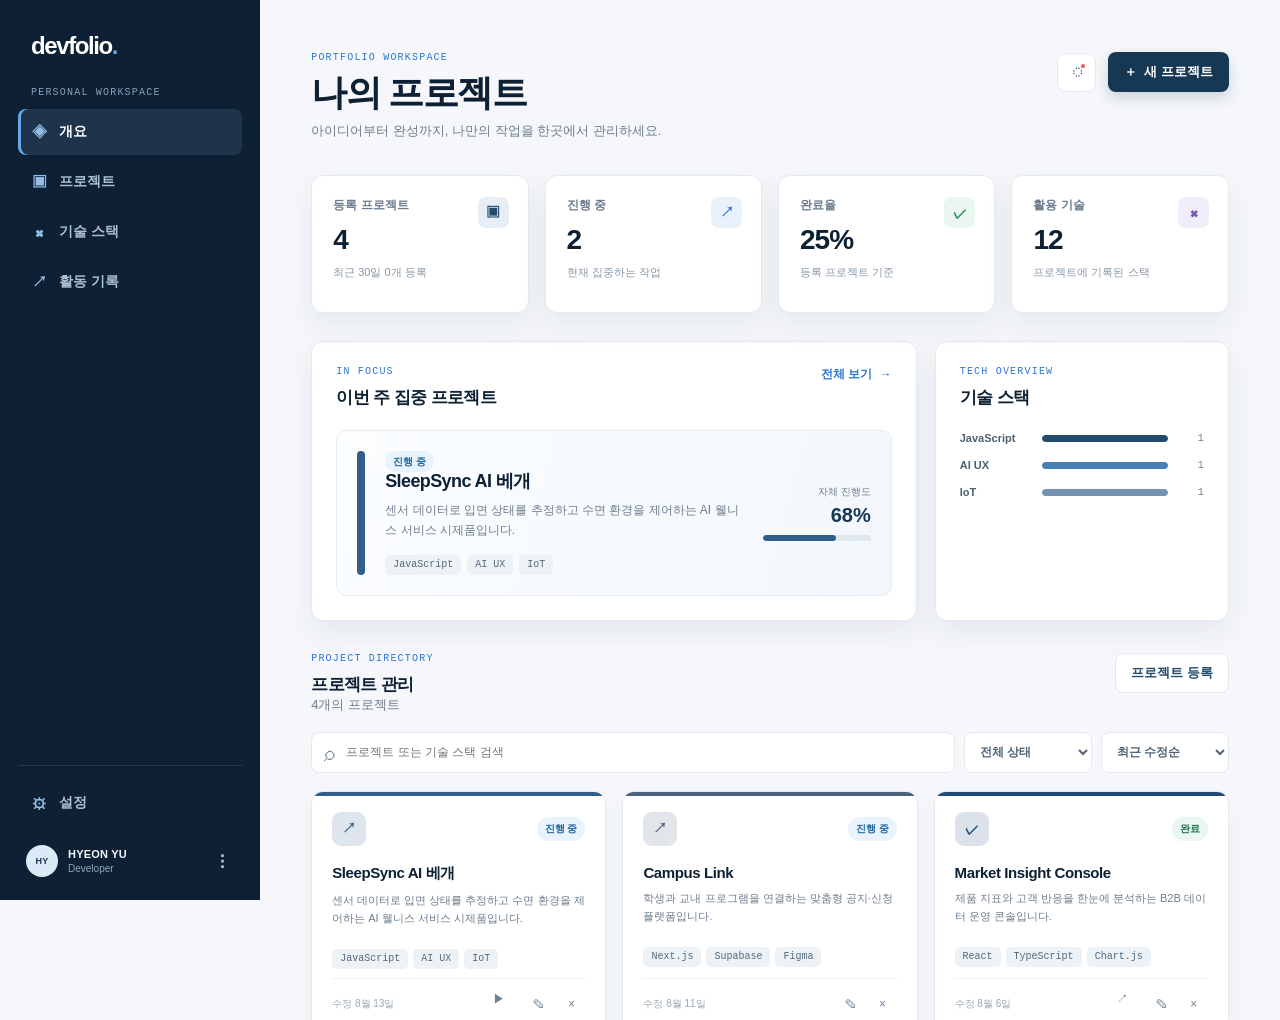
<file: index.html>
<!doctype html>
<html lang="ko">
  <head>
    <meta charset="UTF-8" />
    <meta http-equiv="refresh" content="0; url=portfolio-dashboard/index.html" />
    <meta name="viewport" content="width=device-width, initial-scale=1.0" />
    <title>SleepSync Project</title>
  </head>
  <body>
    <p><a href="portfolio-dashboard/index.html">SleepSync 프로젝트 대시보드 열기</a></p>
  </body>
</html>
</file>
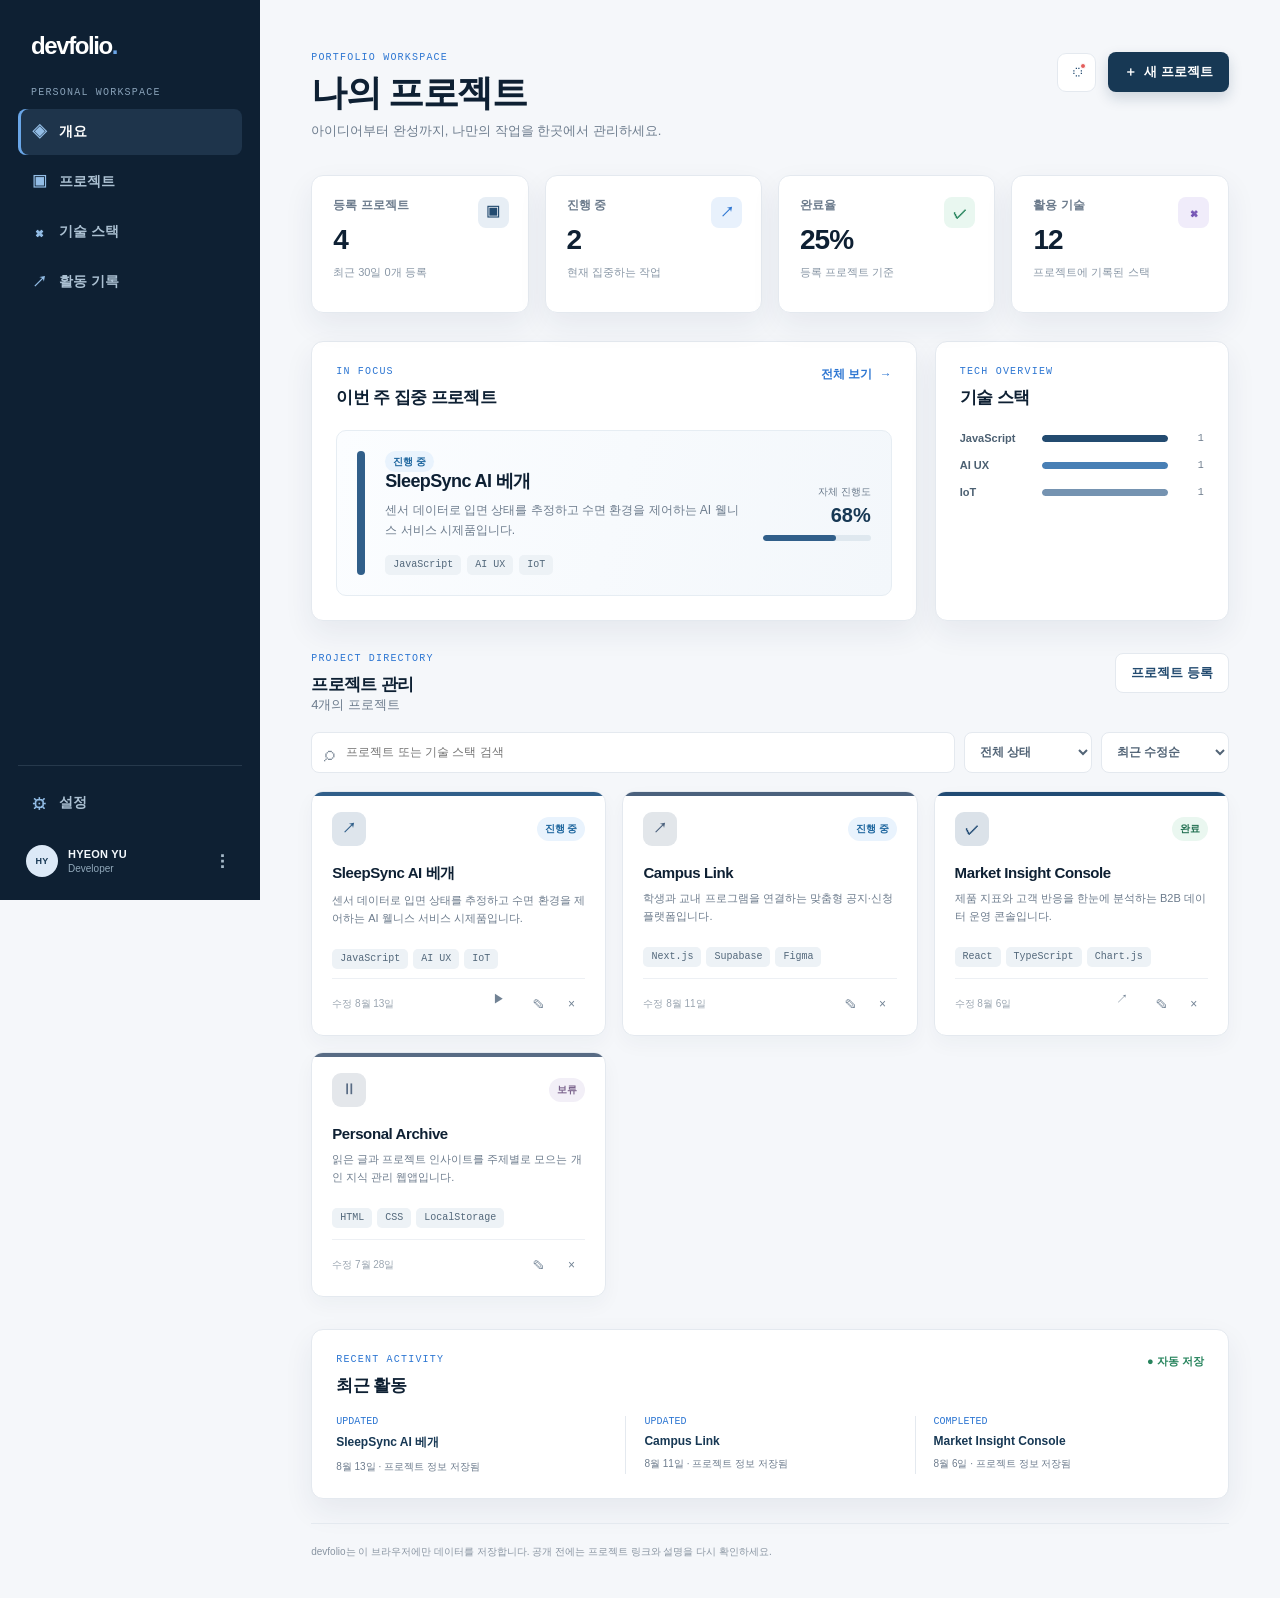
<file: portfolio-dashboard/index.html>
<!doctype html>
<html lang="ko">
  <head>
    <meta charset="UTF-8" />
    <meta name="viewport" content="width=device-width, initial-scale=1.0" />
    <meta name="description" content="개발자 프로젝트를 기록하고 관리하는 개인 포트폴리오 대시보드" />
    <title>devfolio · Portfolio Dashboard</title>
    <link rel="stylesheet" href="styles.css" />
  </head>
  <body>
    <div class="app-shell">
      <aside class="sidebar" aria-label="주 메뉴">
        <a class="brand" href="#overview" aria-label="devfolio 홈">devfolio<span>.</span></a>
        <div class="workspace-label">PERSONAL WORKSPACE</div>
        <nav class="sidebar-nav">
          <a class="nav-link is-active" href="#overview"><span class="nav-icon">◈</span>개요</a>
          <a class="nav-link" href="#projects"><span class="nav-icon">▣</span>프로젝트</a>
          <a class="nav-link" href="#skills"><span class="nav-icon">⌘</span>기술 스택</a>
          <a class="nav-link" href="#activity"><span class="nav-icon">↗</span>활동 기록</a>
        </nav>
        <div class="sidebar-footer">
          <a class="nav-link" href="#settings"><span class="nav-icon">⚙</span>설정</a>
          <div class="profile-mini">
            <span class="avatar avatar-small">HY</span>
            <span><strong>HYEON YU</strong><small>Developer</small></span>
            <button class="icon-button" type="button" aria-label="프로필 메뉴">⋮</button>
          </div>
        </div>
      </aside>

      <main class="main-content">
        <header class="topbar">
          <div>
            <p class="eyebrow">PORTFOLIO WORKSPACE</p>
            <h1>나의 프로젝트</h1>
            <p class="page-description">아이디어부터 완성까지, 나만의 작업을 한곳에서 관리하세요.</p>
          </div>
          <div class="topbar-actions">
            <button class="notification-button" type="button" aria-label="알림"><span>◌</span><i></i></button>
            <button id="open-project-modal" class="button button-primary" type="button"><span>＋</span> 새 프로젝트</button>
          </div>
        </header>

        <section id="overview" class="stats-grid" aria-label="포트폴리오 요약">
          <article class="stat-card"><span class="stat-label">등록 프로젝트</span><strong id="stat-total">0</strong><span class="stat-context" id="stat-total-context">전체 프로젝트</span><span class="stat-icon icon-navy">▣</span></article>
          <article class="stat-card"><span class="stat-label">진행 중</span><strong id="stat-active">0</strong><span class="stat-context">현재 집중하는 작업</span><span class="stat-icon icon-blue">↗</span></article>
          <article class="stat-card"><span class="stat-label">완료율</span><strong id="stat-completed">0%</strong><span class="stat-context">등록 프로젝트 기준</span><span class="stat-icon icon-green">✓</span></article>
          <article class="stat-card"><span class="stat-label">활용 기술</span><strong id="stat-tech">0</strong><span class="stat-context">프로젝트에 기록된 스택</span><span class="stat-icon icon-violet">⌘</span></article>
        </section>

        <section class="dashboard-grid" aria-label="대시보드 상세">
          <article class="surface-card focus-card">
            <div class="section-heading"><div><p class="section-kicker">IN FOCUS</p><h2>이번 주 집중 프로젝트</h2></div><a class="text-link" href="#projects">전체 보기 <span>→</span></a></div>
            <div id="focus-project" class="focus-project"></div>
          </article>
          <article id="skills" class="surface-card skills-card">
            <div class="section-heading"><div><p class="section-kicker">TECH OVERVIEW</p><h2>기술 스택</h2></div></div>
            <div id="skills-list" class="skills-list"></div>
          </article>
        </section>

        <section id="projects" class="project-section">
          <div class="section-heading project-heading"><div><p class="section-kicker">PROJECT DIRECTORY</p><h2>프로젝트 관리</h2><p id="project-count" class="section-description">0개의 프로젝트</p></div><button id="secondary-open-project-modal" class="button button-secondary" type="button">프로젝트 등록</button></div>
          <div class="toolbar" aria-label="프로젝트 검색 및 필터">
            <label class="search-field" for="search-input"><span>⌕</span><input id="search-input" type="search" placeholder="프로젝트 또는 기술 스택 검색" autocomplete="off" /></label>
            <label class="select-field"><span class="sr-only">상태 필터</span><select id="status-filter"><option value="전체">전체 상태</option><option value="진행 중">진행 중</option><option value="완료">완료</option><option value="보류">보류</option></select></label>
            <label class="select-field"><span class="sr-only">정렬</span><select id="sort-select"><option value="updated">최근 수정순</option><option value="created">최근 등록순</option><option value="title">이름순</option></select></label>
          </div>
          <div id="project-grid" class="project-grid" aria-live="polite"></div>
        </section>

        <section id="activity" class="surface-card activity-card">
          <div class="section-heading"><div><p class="section-kicker">RECENT ACTIVITY</p><h2>최근 활동</h2></div><span class="status-live">● 자동 저장</span></div>
          <div id="recent-projects" class="activity-list"></div>
        </section>

        <footer id="settings" class="footer-note">devfolio는 이 브라우저에만 데이터를 저장합니다. 공개 전에는 프로젝트 링크와 설명을 다시 확인하세요.</footer>
      </main>
    </div>

    <div id="project-modal" class="modal" hidden aria-hidden="true">
      <div class="modal-backdrop" data-close-modal></div>
      <section class="modal-dialog" role="dialog" aria-modal="true" aria-labelledby="modal-title">
        <div class="modal-header"><div><p class="section-kicker">PROJECT EDITOR</p><h2 id="modal-title">새 프로젝트 등록</h2></div><button id="close-project-modal" class="icon-button modal-close" type="button" aria-label="등록 창 닫기">×</button></div>
        <form id="project-form" novalidate>
          <input id="project-id" type="hidden" name="id" />
          <div class="form-grid">
            <label class="form-field form-field-full">프로젝트 제목 <input id="project-title" name="title" type="text" maxlength="60" placeholder="예: AI 수면 베개 제어 대시보드" required /><small class="form-error" data-error="title"></small></label>
            <label class="form-field form-field-full">프로젝트 설명 <textarea id="project-description" name="description" rows="4" maxlength="240" placeholder="문제와 해결 방식, 본인의 역할을 간결하게 작성하세요." required></textarea><small class="form-error" data-error="description"></small></label>
            <label class="form-field">기술 스택 <input id="project-tech" name="techStack" type="text" placeholder="예: HTML, CSS, JavaScript" /><small>쉼표(,)로 구분하세요.</small></label>
            <label class="form-field">진행 상태 <select id="project-status" name="status"><option value="진행 중">진행 중</option><option value="완료">완료</option><option value="보류">보류</option></select></label>
            <label class="form-field">프로젝트 링크 <input id="project-url" name="url" type="url" placeholder="https://github.com/..." /><small class="form-error" data-error="url"></small></label>
            <label class="form-field">강조 색상 <span class="color-input-wrap"><input id="project-accent" name="accent" type="color" value="#315f8a" /><span id="accent-value">#315F8A</span></span></label>
          </div>
          <div class="modal-actions"><button id="cancel-project-modal" class="button button-ghost" type="button">취소</button><button class="button button-primary" type="submit">프로젝트 저장</button></div>
        </form>
      </section>
    </div>
    <div id="toast-region" class="toast-region" aria-live="polite" aria-atomic="true"></div>
    <script type="module" src="js/app.js"></script>
  </body>
</html>
</file>
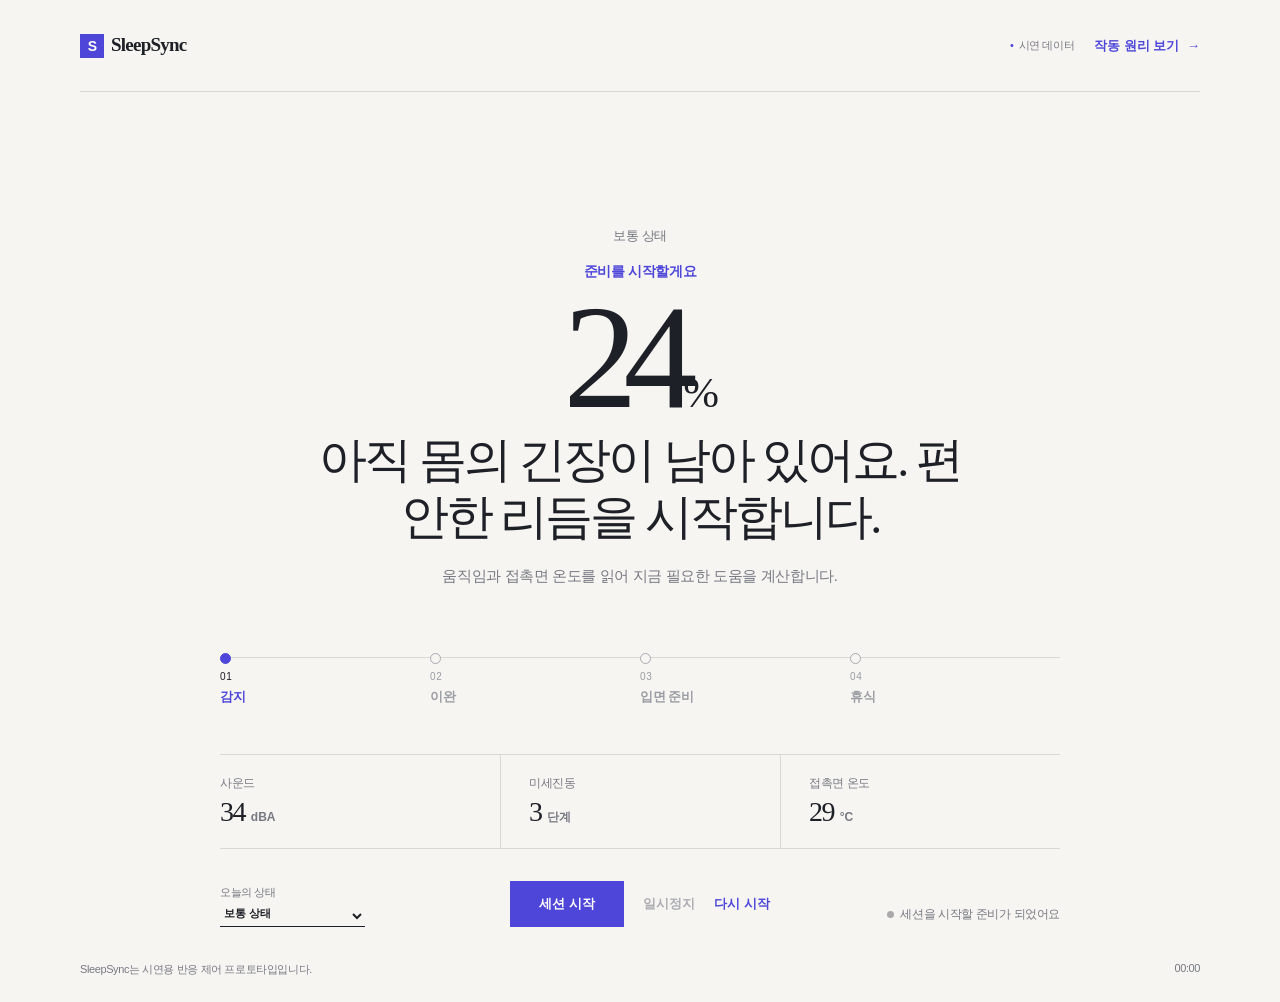
<file: sleepsync-demo/index.html>
<!doctype html>
<html lang="ko">
  <head>
    <meta charset="UTF-8" />
    <meta name="viewport" content="width=device-width, initial-scale=1.0" />
    <meta name="description" content="SleepSync 수면 준비도 반응 제어 데모" />
    <title>SleepSync | 더 자연스러운 잠의 시작</title>
    <link rel="stylesheet" href="styles.css" />
  </head>
  <body data-mode="sleep">
    <main id="sleep-mode" class="product-demo">
      <header class="product-header">
        <a class="wordmark" href="../portfolio-dashboard/index.html" aria-label="포트폴리오로 돌아가기"><span class="wordmark-symbol">S</span>SleepSync</a>
        <div class="header-actions">
          <span class="simulation-note">시연 데이터</span>
          <button id="open-insight-button" class="text-link" type="button">작동 원리 보기 <span>→</span></button>
        </div>
      </header>

      <section id="sleep-summary" class="sleep-summary" aria-live="polite">
        <p id="sleep-context" class="context-line">오늘 밤의 수면 리듬</p>
        <p id="sleep-state-label" class="sleep-state-label">준비를 시작할게요</p>
        <strong id="sleep-readiness" class="readiness-number">0<span>%</span></strong>
        <h1 id="sleep-message">몸의 신호를 읽고, 잠들기 좋은 리듬을 맞춥니다.</h1>
        <p id="sleep-detail" class="sleep-detail">시나리오를 선택하고 세션을 시작하면 베개가 반응에 맞춰 자극을 조절합니다.</p>
      </section>

      <section id="sleep-progress" class="sleep-progress" aria-label="수면 준비 흐름">
        <ol id="sleep-progress-list">
          <li class="active"><span>01</span><b>감지</b></li>
          <li><span>02</span><b>이완</b></li>
          <li><span>03</span><b>입면 준비</b></li>
          <li><span>04</span><b>휴식</b></li>
        </ol>
      </section>

      <section id="sleep-stimulus" class="sleep-stimulus" aria-label="현재 수면 환경 설정">
        <div class="stimulus-item"><span>사운드</span><strong id="sleep-sound">0 <small>dBA</small></strong></div>
        <div class="stimulus-item"><span>미세진동</span><strong id="sleep-vibration">0 <small>단계</small></strong></div>
        <div class="stimulus-item"><span>접촉면 온도</span><strong id="sleep-thermal">29 <small>°C</small></strong></div>
      </section>

      <section class="session-bar" aria-label="세션 제어">
        <label class="scenario-picker" for="scenario-select"><span>오늘의 상태</span><select id="scenario-select"><option value="tense">긴장된 상태</option><option value="normal" selected>보통 상태</option><option value="relaxed">편안한 상태</option></select></label>
        <div class="session-actions"><button id="start-button" class="primary-action" type="button">세션 시작</button><button id="pause-button" class="secondary-action" type="button" disabled>일시정지</button><button id="reset-button" class="text-action" type="button">다시 시작</button></div>
        <p id="status-label" class="session-status"><i id="status-dot"></i> 준비 중</p>
      </section>

      <footer class="product-footer"><span>SleepSync는 시연용 반응 제어 프로토타입입니다.</span><span id="session-time">00:00</span></footer>
    </main>

    <main id="insight-mode" class="insight-demo" hidden>
      <header class="insight-header"><button id="close-insight-button" class="back-link" type="button">← 시연 화면으로</button><span>SleepSync / Insight</span><span class="simulation-note">시연 데이터</span></header>
      <section class="insight-lead"><p>제품이 하는 일을 데이터로 확인합니다.</p><h2>신호를 읽고, 준비도를 계산하고,<br />안전 범위에서 자극을 조절합니다.</h2><p class="insight-caption">이 화면은 발표 중 질문이 있을 때만 여는 기술 근거 화면입니다. 의료 진단 또는 치료 결과를 의미하지 않습니다.</p></section>

      <section class="insight-status"><div><span>현재 준비도</span><strong id="readiness-value">0%</strong></div><div><span>현재 단계</span><strong id="state-chip">각성</strong></div><div><span>제어 상태</span><strong id="control-mode">STANDBY</strong></div><div><span>세션 진행</span><strong id="insight-time">00:00 / 01:30</strong></div></section>

      <section class="analysis-section signal-section"><div class="section-title"><p>01 / 신호 변화</p><h3>압력, 움직임, 온도의 시간 변화</h3></div><div class="signal-legend"><span><i class="pressure-line"></i>압력 안정도</span><span><i class="motion-line"></i>미세 움직임</span><span><i class="thermal-line"></i>접촉면 온도</span></div><div class="chart-wrap"><svg id="telemetry-chart" viewBox="0 0 900 230" preserveAspectRatio="none" role="img" aria-label="90초 센서 시계열 그래프"></svg></div></section>

      <section class="analysis-grid"><article id="feature-panel" class="analysis-section"><div class="section-title"><p>02 / 신호 정리</p><h3>최근 30초의 변화</h3></div><div id="feature-content" class="data-list"></div></article><article id="inference-panel" class="analysis-section"><div class="section-title"><p>03 / 판단 근거</p><h3>수면 준비도 추정</h3></div><p id="inference-rationale" class="analysis-copy"></p><div id="contribution-bars" class="contribution-bars"></div></article><article id="control-panel" class="analysis-section"><div class="section-title"><p>04 / 안전 제어</p><h3>지금의 환경 설정</h3></div><div class="control-values"><span>사운드 <strong id="sound-output">0 dBA</strong></span><span>진동 <strong id="vibration-output">0 /5</strong></span><span>온도 <strong id="thermal-output">29 °C</strong></span></div><p id="control-reason" class="analysis-copy"></p><div id="safety-flags" class="safety-flags"></div><label class="confidence-control" for="confidence-toggle"><input id="confidence-toggle" type="checkbox" /> 센서 신뢰도 낮음 시뮬레이션</label><button id="stop-button" class="safety-stop" type="button">안전하게 멈추기</button></article></section>

      <section id="kpi-panel" class="analysis-section"><div class="section-title"><p>세션 결과</p><h3>검증 지표</h3></div><div id="kpi-content" class="kpi-grid"></div></section>
      <section id="compare-panel" class="analysis-section"><div class="section-title"><p>시나리오 비교</p><h3>같은 90초, 다른 반응</h3></div><div id="compare-content" class="compare-content"></div></section>
      <section class="analysis-grid lower-analysis"><article class="analysis-section"><div class="section-title"><p>제어 기록</p><h3>세션 로그</h3></div><div id="event-log" class="event-log"></div><button id="export-log" class="text-link export-link" type="button">JSON 내보내기 →</button></article><article id="trust-panel" class="analysis-section"><div class="section-title"><p>데모의 경계</p><h3>무엇을 검증하는가</h3></div><div id="trust-content" class="trust-content"></div></article></section>
    </main>
    <script type="module" src="js/app.js"></script>
  </body>
</html>
</file>
<file: portfolio-dashboard/styles.css>
:root {
  --navy-950: #0e2033;
  --navy-800: #173854;
  --navy-700: #234b70;
  --blue-600: #2d76d2;
  --blue-100: #e8f1fc;
  --ink: #1a2a3a;
  --muted: #6d7c8d;
  --line: #e4e9ef;
  --surface: #ffffff;
  --canvas: #f5f7fa;
  --green: #27845d;
  --green-bg: #e9f7f0;
  --violet: #7555b5;
  --violet-bg: #f0ecfa;
  --shadow: 0 12px 30px rgba(22, 48, 78, 0.07);
  font-family: "Malgun Gothic", "Segoe UI", Arial, sans-serif;
  color: var(--ink);
  background: var(--canvas);
}

* { box-sizing: border-box; }
html { scroll-behavior: smooth; }
body { margin: 0; min-width: 320px; background: var(--canvas); }
button, input, select, textarea { font: inherit; }
button, a, select { -webkit-tap-highlight-color: transparent; }
button { cursor: pointer; }
a { color: inherit; text-decoration: none; }

.app-shell { min-height: 100vh; display: grid; grid-template-columns: 260px minmax(0, 1fr); }
.sidebar { position: sticky; top: 0; height: 100vh; padding: 34px 18px 22px; background: var(--navy-950); color: #dce8f3; display: flex; flex-direction: column; }
.brand { padding: 0 13px 30px; color: #fff; font: 800 24px/1 "Segoe UI", Arial, sans-serif; letter-spacing: -1.4px; }
.brand span { color: #6aa4e7; }
.workspace-label { margin: 0 13px 11px; color: #88a1b8; font: 500 10px/1 Consolas, monospace; letter-spacing: .12em; }
.sidebar-nav { display: grid; gap: 4px; }
.nav-link { min-height: 46px; padding: 0 13px; border-radius: 8px; display: flex; align-items: center; gap: 12px; color: #abc0d2; font-size: 14px; font-weight: 600; transition: background .2s, color .2s; }
.nav-link:hover, .nav-link.is-active { color: #fff; background: rgba(114, 157, 199, .16); }
.nav-link.is-active { box-shadow: inset 3px 0 #69a6e8; }
.nav-icon { width: 16px; text-align: center; color: #93bde6; font-size: 15px; }
.sidebar-footer { margin-top: auto; border-top: 1px solid rgba(214, 232, 248, .12); padding-top: 14px; }
.profile-mini { margin: 18px 8px 0; display: flex; align-items: center; gap: 10px; }
.profile-mini strong { display: block; color: #f3f8fc; font-size: 11px; letter-spacing: .02em; }
.profile-mini small { display: block; margin-top: 3px; color: #91a8ba; font-size: 10px; }
.avatar { width: 38px; height: 38px; border-radius: 50%; display: grid; place-items: center; background: #dce9f7; color: var(--navy-800); font-size: 11px; font-weight: 800; letter-spacing: .02em; }
.avatar-small { flex: 0 0 32px; width: 32px; height: 32px; font-size: 9px; }
.icon-button { border: 0; background: transparent; color: var(--muted); font-size: 22px; line-height: 1; padding: 6px; border-radius: 6px; }
.profile-mini .icon-button { margin-left: auto; color: #a6b9c9; }
.icon-button:hover { background: #eef3f8; color: var(--navy-800); }

.main-content { width: min(1420px, 100%); margin: 0 auto; padding: 52px clamp(22px, 4vw, 64px) 38px; }
.topbar { display: flex; justify-content: space-between; gap: 24px; align-items: flex-start; margin-bottom: 35px; }
.eyebrow, .section-kicker { margin: 0 0 8px; color: var(--blue-600); font: 500 10px/1.2 Consolas, monospace; letter-spacing: .12em; }
h1, h2, p { margin-top: 0; }
h1 { margin-bottom: 9px; color: var(--navy-950); font-size: clamp(27px, 3vw, 36px); line-height: 1.15; letter-spacing: -1.6px; }
h2 { margin: 0; color: var(--navy-950); font-size: 17px; letter-spacing: -.6px; }
.page-description, .section-description { margin-bottom: 0; color: var(--muted); font-size: 13px; }
.topbar-actions { display: flex; gap: 12px; align-items: center; }
.notification-button { position: relative; width: 39px; height: 39px; border: 1px solid var(--line); border-radius: 9px; background: var(--surface); color: var(--navy-700); font-size: 20px; }
.notification-button i { position: absolute; top: 9px; right: 9px; width: 6px; height: 6px; border-radius: 50%; background: #e35d5b; border: 1px solid var(--surface); }
.button { min-height: 40px; border: 1px solid transparent; border-radius: 8px; padding: 0 15px; display: inline-flex; align-items: center; justify-content: center; gap: 7px; font-size: 13px; font-weight: 700; transition: transform .15s, background .15s, border .15s; }
.button:hover { transform: translateY(-1px); }
.button-primary { color: #fff; background: var(--navy-800); box-shadow: 0 6px 14px rgba(18, 50, 83, .18); }
.button-primary:hover { background: var(--navy-950); }
.button-secondary { color: var(--navy-700); background: var(--surface); border-color: var(--line); }
.button-secondary:hover { border-color: #b6c7d8; background: #fafcff; }
.button-ghost { color: var(--muted); background: transparent; }
.button-ghost:hover { color: var(--navy-800); background: #f0f4f8; }

.stats-grid { display: grid; grid-template-columns: repeat(4, minmax(0, 1fr)); gap: 16px; margin-bottom: 28px; }
.stat-card, .surface-card { border: 1px solid var(--line); background: var(--surface); box-shadow: var(--shadow); }
.stat-card { position: relative; overflow: hidden; min-height: 138px; padding: 21px; border-radius: 12px; }
.stat-label { display: block; color: var(--muted); font-size: 12px; font-weight: 600; }
.stat-card strong { display: block; margin-top: 12px; color: var(--navy-950); font-size: 28px; line-height: 1; letter-spacing: -1px; }
.stat-context { display: block; margin-top: 11px; color: #8997a6; font-size: 11px; }
.stat-icon { position: absolute; right: 19px; top: 21px; width: 31px; height: 31px; border-radius: 8px; display: grid; place-items: center; font-size: 14px; font-weight: 800; }
.icon-navy { background: #e7eef5; color: var(--navy-700); }
.icon-blue { background: var(--blue-100); color: var(--blue-600); }
.icon-green { background: var(--green-bg); color: var(--green); }
.icon-violet { background: var(--violet-bg); color: var(--violet); }

.dashboard-grid { display: grid; grid-template-columns: minmax(0, 1.75fr) minmax(290px, .85fr); gap: 18px; margin-bottom: 32px; }
.surface-card { border-radius: 12px; padding: 24px; }
.section-heading { display: flex; align-items: flex-start; justify-content: space-between; gap: 14px; }
.text-link { color: var(--blue-600); font-size: 12px; font-weight: 700; white-space: nowrap; }
.text-link span { margin-left: 4px; }
.focus-project { min-height: 152px; margin-top: 21px; }
.focus-project-inner { height: 100%; min-height: 152px; display: grid; grid-template-columns: 8px minmax(0, 1fr) auto; gap: 20px; align-items: center; padding: 20px; border: 1px solid #e6edf3; border-radius: 10px; background: linear-gradient(105deg, #fbfdff, #f3f7fb); }
.focus-stripe { align-self: stretch; border-radius: 5px; }
.focus-project h3 { margin: 0 0 8px; color: var(--navy-950); font-size: 18px; letter-spacing: -.6px; }
.focus-project p { max-width: 620px; margin-bottom: 14px; color: var(--muted); font-size: 12px; line-height: 1.65; }
.focus-meta { display: flex; flex-wrap: wrap; gap: 6px; }
.tag { padding: 5px 8px; border-radius: 5px; background: #edf2f6; color: #53687b; font: 500 10px/1 Consolas, monospace; }
.progress-wrap { min-width: 108px; text-align: right; }
.progress-label { color: var(--muted); font-size: 10px; }
.progress-value { margin: 5px 0 8px; color: var(--navy-800); font-size: 20px; font-weight: 800; }
.progress-track { width: 108px; height: 6px; overflow: hidden; border-radius: 9px; background: #dfe8ef; }
.progress-bar { height: 100%; border-radius: inherit; background: var(--blue-600); }
.skills-list { display: grid; gap: 15px; margin-top: 23px; }
.skill-row { display: grid; grid-template-columns: 74px 1fr 28px; gap: 8px; align-items: center; font-size: 11px; }
.skill-name { color: #4c6072; font-weight: 700; }
.skill-meter { height: 7px; overflow: hidden; border-radius: 9px; background: #e8edf2; }
.skill-meter i { display: block; height: 100%; border-radius: inherit; background: var(--navy-700); }
.skill-row:nth-child(2) .skill-meter i { background: #487fb5; }
.skill-row:nth-child(3) .skill-meter i { background: #7593b1; }
.skill-value { color: var(--muted); font: 500 10px Consolas, monospace; text-align: right; }

.project-section { margin-bottom: 32px; }
.project-heading { margin-bottom: 18px; }
.toolbar { display: flex; gap: 9px; margin-bottom: 18px; }
.search-field { flex: 1 1 330px; min-width: 190px; display: flex; align-items: center; gap: 9px; height: 41px; padding: 0 12px; border: 1px solid var(--line); border-radius: 8px; background: var(--surface); color: #7e8b99; }
.search-field span { font-size: 21px; line-height: 1; }
.search-field input { width: 100%; border: 0; outline: 0; color: var(--ink); background: transparent; font-size: 12px; }
.search-field:focus-within { border-color: #98b9d9; box-shadow: 0 0 0 3px #e7f1fb; }
.select-field select { height: 41px; min-width: 128px; padding: 0 29px 0 11px; border: 1px solid var(--line); border-radius: 8px; outline: 0; color: #536577; background: var(--surface); font-size: 12px; font-weight: 600; }
.select-field select:focus { border-color: #98b9d9; box-shadow: 0 0 0 3px #e7f1fb; }
.project-grid { display: grid; grid-template-columns: repeat(3, minmax(0, 1fr)); gap: 16px; }
.project-card { position: relative; min-height: 245px; overflow: hidden; padding: 20px; border: 1px solid var(--line); border-radius: 12px; background: var(--surface); box-shadow: 0 8px 20px rgba(30, 54, 78, .04); transition: box-shadow .18s, transform .18s; }
.project-card:hover { transform: translateY(-3px); box-shadow: 0 14px 28px rgba(30, 54, 78, .10); }
.project-card::before { position: absolute; left: 0; top: 0; width: 100%; height: 4px; content: ""; background: var(--accent); }
.project-card-top { display: flex; align-items: center; justify-content: space-between; gap: 10px; margin-bottom: 18px; }
.project-mark { width: 34px; height: 34px; border-radius: 9px; display: grid; place-items: center; background: color-mix(in srgb, var(--accent), white 84%); color: var(--accent); font-size: 14px; font-weight: 800; }
.status-badge { padding: 5px 8px; border-radius: 99px; font-size: 10px; font-weight: 800; }
.status-active { color: #1f679f; background: #e9f3fd; }
.status-complete { color: #237052; background: #eaf7f0; }
.status-paused { color: #7a638c; background: #f2eff7; }
.project-card h3 { margin: 0 0 8px; color: var(--navy-950); font-size: 15px; letter-spacing: -.4px; }
.project-card p { display: -webkit-box; overflow: hidden; min-height: 42px; margin-bottom: 16px; color: var(--muted); font-size: 11px; line-height: 1.65; -webkit-box-orient: vertical; -webkit-line-clamp: 2; }
.project-card .tag-list { display: flex; flex-wrap: wrap; gap: 5px; }
.project-card-footer { position: absolute; left: 20px; right: 20px; bottom: 17px; padding-top: 12px; border-top: 1px solid #edf0f4; display: flex; align-items: center; justify-content: space-between; gap: 8px; }
.update-date { color: #9aa5b0; font-size: 10px; }
.card-actions { display: flex; gap: 4px; }
.card-action { min-width: 28px; height: 27px; border: 0; border-radius: 5px; background: transparent; color: #718294; font-size: 12px; }
.card-action:hover { color: var(--navy-800); background: #eff4f8; }
.card-action.delete:hover { color: #b14848; background: #fff0f0; }
.empty-state { grid-column: 1 / -1; padding: 54px 22px; border: 1px dashed #cbd8e4; border-radius: 12px; background: #fbfdff; text-align: center; }
.empty-state strong { display: block; margin: 12px 0 7px; color: var(--navy-800); }
.empty-state p { margin-bottom: 17px; color: var(--muted); font-size: 12px; }
.empty-icon { color: #8aa5c0; font-size: 27px; }

.activity-card { margin-bottom: 24px; }
.status-live { color: var(--green); font-size: 11px; font-weight: 700; }
.activity-list { display: grid; grid-template-columns: repeat(3, 1fr); gap: 0; margin-top: 19px; }
.activity-item { min-width: 0; padding: 0 18px; border-left: 1px solid var(--line); }
.activity-item:first-child { padding-left: 0; border-left: 0; }
.activity-type { display: block; color: var(--blue-600); font: 500 10px Consolas, monospace; }
.activity-item strong { display: block; overflow: hidden; margin: 7px 0 5px; color: var(--navy-800); font-size: 12px; text-overflow: ellipsis; white-space: nowrap; }
.activity-item small { color: var(--muted); font-size: 10px; }
.footer-note { padding-top: 20px; border-top: 1px solid var(--line); color: #8995a2; font-size: 10px; line-height: 1.6; }

.modal[hidden] { display: none; }
.modal { position: fixed; z-index: 10; inset: 0; display: grid; place-items: center; padding: 22px; }
.modal-backdrop { position: absolute; inset: 0; background: rgba(12, 31, 50, .48); backdrop-filter: blur(3px); }
.modal-dialog { position: relative; z-index: 1; width: min(650px, 100%); max-height: min(710px, 94vh); overflow: auto; border-radius: 13px; background: #fff; box-shadow: 0 24px 68px rgba(9, 29, 49, .25); }
.modal-header { padding: 25px 28px 19px; border-bottom: 1px solid var(--line); display: flex; justify-content: space-between; gap: 10px; }
.modal-header h2 { font-size: 20px; }
.modal-close { width: 32px; height: 32px; color: #637587; font-size: 27px; }
.modal-dialog form { padding: 23px 28px 20px; }
.form-grid { display: grid; grid-template-columns: 1fr 1fr; gap: 16px; }
.form-field { display: grid; gap: 7px; color: #425467; font-size: 12px; font-weight: 700; }
.form-field-full { grid-column: 1 / -1; }
.form-field input, .form-field textarea, .form-field select { width: 100%; border: 1px solid #dce4eb; border-radius: 7px; outline: 0; color: var(--ink); background: #fff; font-size: 12px; font-weight: 500; }
.form-field input, .form-field select { height: 39px; padding: 0 10px; }
.form-field textarea { padding: 10px; resize: vertical; line-height: 1.55; }
.form-field input:focus, .form-field textarea:focus, .form-field select:focus { border-color: #81acd3; box-shadow: 0 0 0 3px #eaf3fc; }
.form-field small { color: #8b98a5; font-size: 10px; font-weight: 500; }
.form-error { min-height: 12px; color: #bf4b4b !important; }
.color-input-wrap { display: flex; height: 39px; overflow: hidden; border: 1px solid #dce4eb; border-radius: 7px; }
.color-input-wrap input { width: 42px; padding: 3px; border: 0; border-radius: 0; }
.color-input-wrap span { padding: 11px 9px; color: #65768a; font: 500 11px Consolas, monospace; }
.modal-actions { margin-top: 24px; padding-top: 18px; border-top: 1px solid var(--line); display: flex; justify-content: flex-end; gap: 8px; }
.toast-region { position: fixed; z-index: 20; right: 22px; bottom: 22px; display: grid; gap: 8px; }
.toast { max-width: 320px; padding: 12px 14px; border-radius: 8px; color: #f8fbff; background: var(--navy-800); box-shadow: 0 10px 24px rgba(13, 35, 57, .22); font-size: 12px; font-weight: 600; animation: toast-in .25s ease-out; }
.toast.warning { background: #885f31; }
@keyframes toast-in { from { opacity: 0; transform: translateY(10px); } to { opacity: 1; transform: translateY(0); } }
.sr-only { position: absolute; width: 1px; height: 1px; padding: 0; overflow: hidden; clip: rect(0, 0, 0, 0); white-space: nowrap; border: 0; }

@media (max-width: 1100px) { .stats-grid { grid-template-columns: repeat(2, 1fr); } .project-grid { grid-template-columns: repeat(2, minmax(0, 1fr)); } .dashboard-grid { grid-template-columns: 1fr; } .skills-card { min-height: auto; } .skills-list { grid-template-columns: repeat(3, 1fr); } .skill-row { grid-template-columns: 1fr; } .skill-value { text-align: left; } }
@media (max-width: 780px) { .app-shell { grid-template-columns: 1fr; } .sidebar { position: sticky; z-index: 5; top: 0; height: auto; min-height: 64px; padding: 0 18px; flex-direction: row; align-items: center; gap: 18px; } .brand { padding: 0; font-size: 21px; } .workspace-label, .sidebar-footer { display: none; } .sidebar-nav { display: flex; overflow: auto; gap: 3px; } .nav-link { min-height: 42px; padding: 0 9px; gap: 5px; font-size: 12px; white-space: nowrap; } .nav-link.is-active { box-shadow: none; } .nav-icon { display: none; } .main-content { padding-top: 34px; } }
@media (max-width: 640px) { .main-content { padding: 27px 16px; } .topbar { gap: 16px; margin-bottom: 24px; } h1 { font-size: 27px; } .page-description { max-width: 260px; line-height: 1.55; } .notification-button { display: none; } .button { min-height: 38px; padding: 0 11px; font-size: 11px; } .stats-grid, .project-grid { grid-template-columns: 1fr; } .stat-card { min-height: 110px; } .stat-card strong { margin-top: 9px; } .dashboard-grid { margin-bottom: 25px; } .surface-card { padding: 18px; } .focus-project-inner { grid-template-columns: 5px 1fr; gap: 14px; padding: 16px; } .progress-wrap { grid-column: 2; text-align: left; } .progress-track { width: 100%; } .skills-list { grid-template-columns: 1fr; } .skill-row { grid-template-columns: 74px 1fr 28px; } .skill-value { text-align: right; } .project-heading { align-items: flex-end; } .toolbar { flex-wrap: wrap; } .search-field { flex-basis: 100%; } .select-field { flex: 1; } .select-field select { width: 100%; min-width: 0; } .project-card { min-height: 232px; } .activity-list { grid-template-columns: 1fr; gap: 13px; } .activity-item, .activity-item:first-child { padding: 0 0 13px; border: 0; border-bottom: 1px solid var(--line); } .activity-item:last-child { padding-bottom: 0; border-bottom: 0; } .modal { padding: 10px; } .modal-header, .modal-dialog form { padding-left: 18px; padding-right: 18px; } .form-grid { grid-template-columns: 1fr; gap: 13px; } .form-field-full { grid-column: auto; } }
</file>
<file: sleepsync-demo/styles.css>
:root { --paper:#f6f5f1; --paper-deep:#eceae4; --ink:#1e2027; --muted:#777983; --line:#d9d8d2; --indigo:#4d46d9; --indigo-soft:#e9e8fb; --danger:#af3f3d; --white:#fffefa; }
* { box-sizing:border-box; }
html, body { min-width:320px; margin:0; }
body { color:var(--ink); background:var(--paper); font-family:Pretendard, "Noto Sans KR", "Segoe UI", sans-serif; letter-spacing:-.025em; }
button, select { font:inherit; } button { cursor:pointer; }

.product-demo { width:min(1120px, calc(100% - 56px)); min-height:100vh; margin:auto; display:flex; flex-direction:column; }
.product-header { height:92px; display:flex; align-items:center; justify-content:space-between; border-bottom:1px solid var(--line); }
.wordmark { color:var(--ink); text-decoration:none; font:750 19px/1 Georgia, "Times New Roman", serif; letter-spacing:-.04em; }
.wordmark-symbol { display:inline-grid; width:24px; height:24px; margin-right:7px; place-items:center; color:var(--white); background:var(--indigo); font:700 14px/1 Inter, sans-serif; }
.header-actions { display:flex; align-items:center; gap:20px; }.simulation-note { color:var(--muted); font-size:11px; }.simulation-note::before { content:"•"; margin-right:5px; color:var(--indigo); }.text-link, .text-action, .back-link { padding:0; border:0; color:var(--indigo); background:none; font-size:13px; font-weight:700; }.text-link span { padding-left:4px; }

.sleep-summary { max-width:760px; margin:clamp(72px, 15vh, 148px) auto 0; text-align:center; }.context-line { margin:0 0 18px; color:var(--muted); font-size:13px; }.sleep-state-label { margin:0; color:var(--indigo); font-size:14px; font-weight:750; }.readiness-number { display:block; margin:10px 0 8px; font:500 clamp(88px, 14vw, 148px)/.9 Georgia, "Times New Roman", serif; letter-spacing:-.095em; }.readiness-number span { font-size:.29em; letter-spacing:-.06em; }.sleep-summary h1 { max-width:680px; margin:0 auto; font:500 clamp(30px, 4vw, 48px)/1.18 Georgia, "Times New Roman", serif; letter-spacing:-.06em; }.sleep-detail { max-width:485px; margin:18px auto 0; color:var(--muted); font-size:15px; line-height:1.7; }
.sleep-progress { width:min(840px, 100%); margin:68px auto 0; }.sleep-progress ol { display:grid; grid-template-columns:repeat(4, 1fr); margin:0; padding:0; list-style:none; border-top:1px solid var(--line); }.sleep-progress li { position:relative; padding-top:13px; color:#9b9da4; font-size:13px; }.sleep-progress li::before { position:absolute; top:-5px; left:0; width:9px; height:9px; border:1px solid #aaaab0; border-radius:50%; content:""; background:var(--paper); }.sleep-progress li::after { position:absolute; top:-1px; left:0; width:0; height:1px; content:""; background:var(--indigo); transition:width .25s ease; }.sleep-progress li span { display:block; margin-bottom:6px; font-size:10px; letter-spacing:.07em; }.sleep-progress li b { font-weight:650; }.sleep-progress li.complete, .sleep-progress li.active { color:var(--ink); }.sleep-progress li.complete::before, .sleep-progress li.active::before { border-color:var(--indigo); background:var(--indigo); }.sleep-progress li.complete::after { width:100%; }.sleep-progress li.active b { color:var(--indigo); }
.sleep-stimulus { display:grid; grid-template-columns:repeat(3, 1fr); width:min(840px,100%); margin:48px auto 0; border-top:1px solid var(--line); border-bottom:1px solid var(--line); }.stimulus-item { padding:20px 0 22px; }.stimulus-item + .stimulus-item { padding-left:28px; border-left:1px solid var(--line); }.stimulus-item span { display:block; margin-bottom:6px; color:var(--muted); font-size:12px; }.stimulus-item strong { font:500 28px/1 Georgia, "Times New Roman", serif; letter-spacing:-.05em; }.stimulus-item small { color:var(--muted); font:600 12px/1 Inter, sans-serif; letter-spacing:0; }
.session-bar { display:grid; grid-template-columns:1fr auto 1fr; align-items:end; gap:24px; width:min(840px,100%); margin:32px auto 0; }.scenario-picker { display:grid; gap:6px; color:var(--muted); font-size:11px; }.scenario-picker select { width:145px; padding:0 0 6px; border:0; border-bottom:1px solid var(--ink); border-radius:0; color:var(--ink); outline:none; background:transparent; font-weight:700; }.session-actions { display:flex; align-items:center; gap:10px; }.primary-action { min-width:114px; padding:13px 18px; border:1px solid var(--indigo); border-radius:0; color:var(--white); background:var(--indigo); font-size:13px; font-weight:750; }.secondary-action { padding:12px 9px; border:0; color:var(--ink); background:none; font-size:13px; font-weight:700; }.secondary-action:disabled { color:#adaeb3; cursor:not-allowed; }.session-status { justify-self:end; margin:0 0 4px; color:var(--muted); font-size:12px; }.session-status i { display:inline-block; width:7px; height:7px; margin-right:6px; border-radius:50%; background:#aaa; }.session-status i.running { background:var(--indigo); }.session-status i.stopped { background:var(--danger); }.product-footer { display:flex; justify-content:space-between; margin-top:auto; padding:35px 0 25px; color:var(--muted); font-size:11px; }

.insight-demo { width:min(1180px, calc(100% - 56px)); margin:auto; padding-bottom:80px; }.insight-header { height:92px; display:grid; grid-template-columns:1fr auto 1fr; align-items:center; border-bottom:1px solid var(--line); color:var(--ink); font:600 14px Georgia, "Times New Roman", serif; }.insight-header .simulation-note { justify-self:end; }.insight-lead { max-width:780px; padding:85px 0 60px; }.insight-lead > p:first-child, .section-title p { margin:0 0 12px; color:var(--indigo); font-size:11px; font-weight:800; letter-spacing:.07em; }.insight-lead h2 { margin:0; font:500 clamp(32px,4vw,50px)/1.14 Georgia, "Times New Roman", serif; letter-spacing:-.055em; }.insight-caption { max-width:600px; margin:22px 0 0; color:var(--muted); font-size:14px; line-height:1.7; }
.insight-status { display:grid; grid-template-columns:repeat(4,1fr); border-top:1px solid var(--ink); border-bottom:1px solid var(--line); }.insight-status div { padding:20px 0; }.insight-status div+div { padding-left:18px; border-left:1px solid var(--line); }.insight-status span { display:block; margin-bottom:7px; color:var(--muted); font-size:11px; }.insight-status strong { font:600 18px Georgia, "Times New Roman", serif; }
.analysis-section { padding:38px 0; border-bottom:1px solid var(--line); }.section-title h3 { margin:0; font:500 26px/1.2 Georgia, "Times New Roman", serif; letter-spacing:-.045em; }.signal-section { position:relative; }.signal-legend { position:absolute; top:44px; right:0; display:flex; gap:15px; color:var(--muted); font-size:11px; }.signal-legend span { display:flex; gap:6px; align-items:center; }.signal-legend i { width:16px; height:2px; }.pressure-line { background:var(--indigo); }.motion-line { background:#878991; }.thermal-line { background:#a48658; }.chart-wrap { height:260px; margin-top:26px; background:linear-gradient(to bottom, transparent 24%, rgba(30,32,39,.07) 24.4%, transparent 24.8%, transparent 49%, rgba(30,32,39,.07) 49.4%, transparent 49.8%, transparent 74%, rgba(30,32,39,.07) 74.4%, transparent 74.8%); } #telemetry-chart { width:100%; height:100%; }
.analysis-grid { display:grid; grid-template-columns:repeat(3,1fr); column-gap:30px; }.analysis-grid .analysis-section { min-width:0; }.analysis-grid .analysis-section + .analysis-section { border-left:1px solid var(--line); padding-left:30px; }.data-list { margin-top:22px; }.data-row { display:flex; justify-content:space-between; padding:11px 0; border-bottom:1px solid #e6e5e0; color:var(--muted); font-size:12px; }.data-row strong { color:var(--ink); font-weight:700; }.analysis-copy { min-height:58px; margin:24px 0 18px; color:var(--muted); font-size:13px; line-height:1.7; }.contribution-bars { display:grid; gap:14px; }.contribution-row { display:grid; grid-template-columns:76px 1fr 34px; align-items:center; gap:7px; font-size:11px; }.bar-track { height:2px; background:#dddcd7; }.bar-track i { display:block; height:100%; background:var(--indigo); }.contribution-row.penalty .bar-track i { background:var(--danger); }.contribution-row b { color:var(--muted); font-size:10px; text-align:right; }.control-values { display:grid; gap:10px; margin:22px 0; }.control-values span { display:flex; justify-content:space-between; color:var(--muted); font-size:12px; }.control-values strong { color:var(--ink); }.safety-flags { margin:16px 0; color:var(--danger); font-size:11px; }.confidence-control { display:flex; gap:8px; align-items:center; margin-top:16px; color:var(--muted); font-size:11px; }.confidence-control input { accent-color:var(--indigo); }.safety-stop { margin-top:15px; padding:0; border:0; color:var(--danger); background:none; font-size:12px; font-weight:700; }
.kpi-grid { display:grid; grid-template-columns:repeat(5,1fr); gap:0; margin-top:26px; }.kpi-card { padding:0 18px; border-left:1px solid var(--line); }.kpi-card:first-child { padding-left:0; border-left:0; }.kpi-card span { color:var(--muted); font-size:11px; }.kpi-card strong { display:block; margin:9px 0 5px; font:500 24px Georgia, "Times New Roman", serif; }.kpi-card p { margin:0; color:var(--muted); font-size:10px; line-height:1.45; }.compare-content { display:grid; grid-template-columns:.9fr 1fr 1fr; margin-top:26px; border-top:1px solid var(--line); }.compare-cell { padding:12px 8px; border-bottom:1px solid var(--line); color:var(--muted); font-size:12px; }.compare-cell.header { color:var(--ink); font-weight:750; }.compare-cell.value { color:var(--ink); }.compare-bar { display:inline-block; height:3px; margin:0 7px 2px 0; background:var(--indigo); vertical-align:middle; }.lower-analysis { border-bottom:1px solid var(--line); }.event-log { max-height:190px; overflow:auto; margin-top:22px; border-top:1px solid var(--line); }.event-item { display:grid; grid-template-columns:54px 70px 1fr; gap:8px; padding:10px 0; border-bottom:1px solid #e6e5e0; color:var(--muted); font-size:11px; }.event-time, .event-tag { font-size:10px; }.event-tag { color:var(--indigo); font-weight:750; }.event-text { color:var(--ink); }.export-link { display:block; margin-top:17px; }.trust-content { display:grid; gap:16px; margin-top:22px; }.trust-item { padding-left:12px; border-left:2px solid var(--indigo); }.trust-item:nth-child(2) { border-color:#777983; }.trust-item:nth-child(3) { border-color:#a48658; }.trust-item span { color:var(--muted); font-size:10px; font-weight:750; letter-spacing:.05em; }.trust-item p { margin:5px 0 0; color:var(--ink); font-size:11px; line-height:1.6; }
body[data-mode="sleep"] #insight-mode, body[data-mode="insight"] #sleep-mode { display:none; } body[data-mode="sleep"] #sleep-mode, body[data-mode="insight"] #insight-mode { display:block; }

@media (max-width:720px) { .product-demo, .insight-demo { width:min(100% - 32px, 1180px); }.product-header, .insight-header { height:72px; }.simulation-note { display:none; }.sleep-summary { margin-top:76px; }.readiness-number { font-size:96px; }.sleep-summary h1 { font-size:32px; }.sleep-progress { margin-top:52px; }.sleep-progress ol { grid-template-columns:1fr 1fr; gap:19px 0; border:0; }.sleep-progress li { padding-top:12px; border-top:1px solid var(--line); }.sleep-stimulus { grid-template-columns:1fr; margin-top:34px; }.stimulus-item, .stimulus-item + .stimulus-item { display:flex; justify-content:space-between; align-items:baseline; padding:16px 0; border-left:0; border-bottom:1px solid var(--line); }.stimulus-item:last-child { border-bottom:0; }.session-bar { grid-template-columns:1fr; gap:20px; }.session-actions { order:2; }.session-status { justify-self:start; order:3; }.product-footer { margin-top:48px; }.insight-header { grid-template-columns:1fr auto; }.insight-header > span:not(.simulation-note) { display:none; }.insight-lead { padding:58px 0 38px; }.insight-status { grid-template-columns:1fr 1fr; }.insight-status div:nth-child(3) { border-top:1px solid var(--line); }.signal-legend { position:static; margin-top:20px; flex-wrap:wrap; }.analysis-grid { grid-template-columns:1fr; }.analysis-grid .analysis-section + .analysis-section { padding-left:0; border-left:0; }.kpi-grid { grid-template-columns:1fr 1fr; gap:24px 0; }.kpi-card, .kpi-card:first-child { padding:0 12px; border-left:1px solid var(--line); }.kpi-card:nth-child(odd) { padding-left:0; border-left:0; }.compare-content { grid-template-columns:.8fr 1fr 1fr; overflow:auto; }.insight-status div { padding:16px 0; }.insight-status div:nth-child(even) { padding-left:14px; }.chart-wrap { height:210px; } }
</file>
